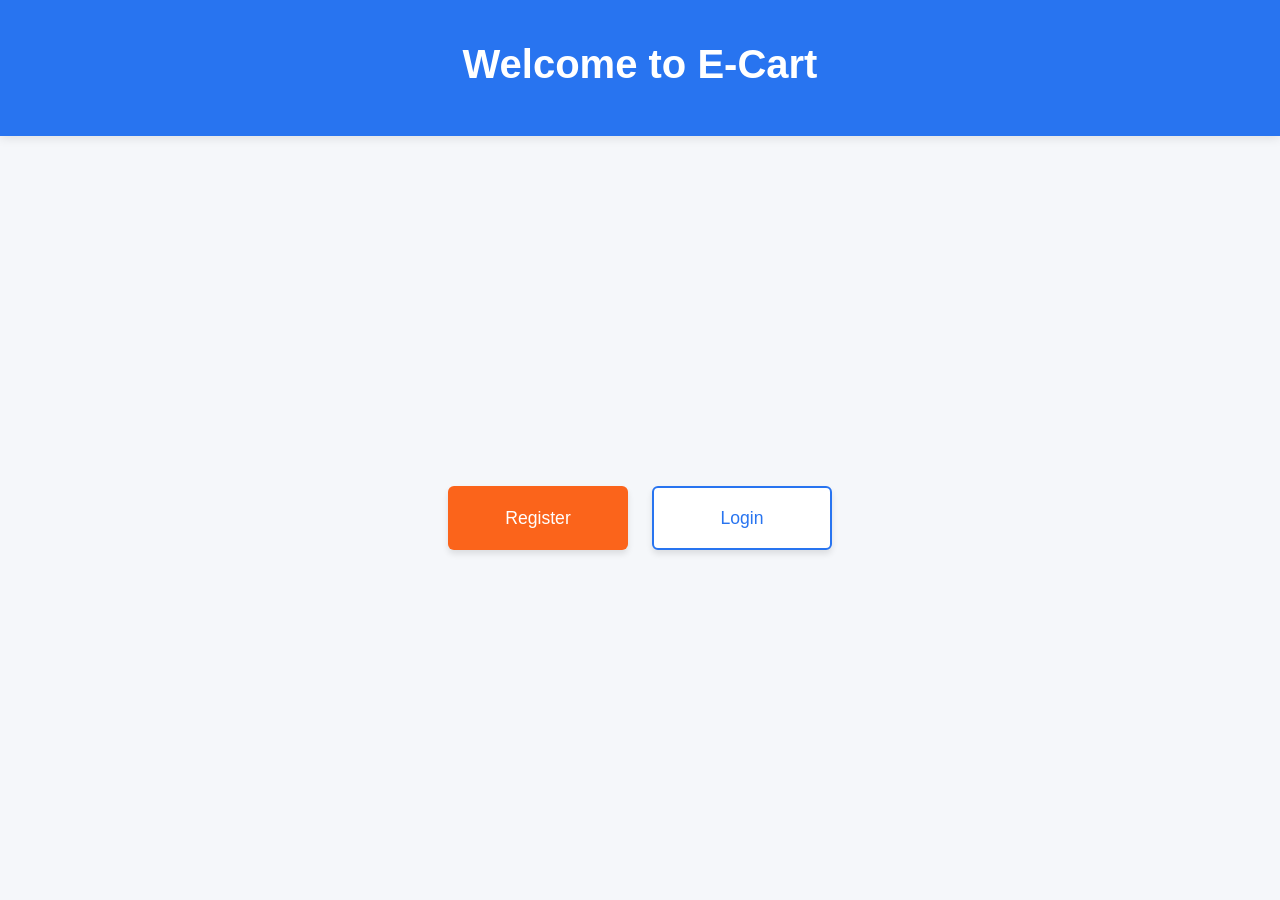
<file: UI/index.html>
<!DOCTYPE html>
<html lang="en">
<head>
    <meta charset="UTF-8">
    <meta name="viewport" content="width=device-width, initial-scale=1.0">
    <title>E-Cart - Welcome</title>
    <style>
        /* Base Styles */
        * {
            margin: 0;
            padding: 0;
            box-sizing: border-box;
            font-family: 'Segoe UI', Roboto, Oxygen, Ubuntu, Cantarell, sans-serif;
        }
        
        body {
            background-color: #f5f7fa;
            color: #333;
            line-height: 1.6;
            display: flex;
            flex-direction: column;
            min-height: 100vh;
        }
        
        /* Header Styles */
        header {
            background-color: #2874f0;
            color: white;
            padding: 2rem 1rem;
            text-align: center;
            box-shadow: 0 2px 10px rgba(0, 0, 0, 0.1);
        }
        
        h1 {
            font-size: 2.5rem;
            font-weight: 600;
            margin-bottom: 0.5rem;
        }
        
        /* Main Content */
        main {
            flex: 1;
            display: flex;
            justify-content: center;
            align-items: center;
            padding: 2rem;
        }
        
        .auth-buttons {
            display: flex;
            gap: 1.5rem;
            flex-wrap: wrap;
            justify-content: center;
        }
        
        /* Button Styles */
        .btn {
            display: inline-flex;
            align-items: center;
            justify-content: center;
            padding: 1rem 2rem;
            border-radius: 6px;
            font-size: 1.1rem;
            font-weight: 500;
            text-decoration: none;
            transition: all 0.3s ease;
            min-width: 180px;
            box-shadow: 0 4px 6px rgba(0, 0, 0, 0.1);
        }
        
        .btn:hover {
            transform: translateY(-2px);
            box-shadow: 0 6px 12px rgba(0, 0, 0, 0.15);
        }
        
        .btn:active {
            transform: translateY(0);
        }
        
        /* Register Button */
        a[href="register.html"] {
            background-color: #fb641b;
            color: white;
        }
        
        a[href="register.html"]:hover {
            background-color: #e55b17;
        }
        
        /* Login Button */
        a[href="login.html"] {
            background-color: white;
            color: #2874f0;
            border: 2px solid #2874f0;
        }
        
        a[href="login.html"]:hover {
            background-color: #f0f5ff;
        }
        
        /* Responsive Design */
        @media (max-width: 600px) {
            h1 {
                font-size: 2rem;
            }
            
            .auth-buttons {
                flex-direction: column;
                gap: 1rem;
                width: 100%;
            }
            
            .btn {
                width: 100%;
                padding: 0.9rem;
            }
        }
        
        /* Animation */
        @keyframes fadeIn {
            from { opacity: 0; transform: translateY(20px); }
            to { opacity: 1; transform: translateY(0); }
        }
        
        .auth-buttons {
            animation: fadeIn 0.6s ease-out;
        }
    </style>
</head>
<body>
    <header>
        <h1>Welcome to E-Cart</h1>
    </header>
    <main>
        <div class="auth-buttons">
            <a href="register.html" class="btn">Register</a>
            <a href="login.html" class="btn">Login</a>
        </div>
    </main>
    <script src="js/auth.js"></script>
</body>
</html>
</file>
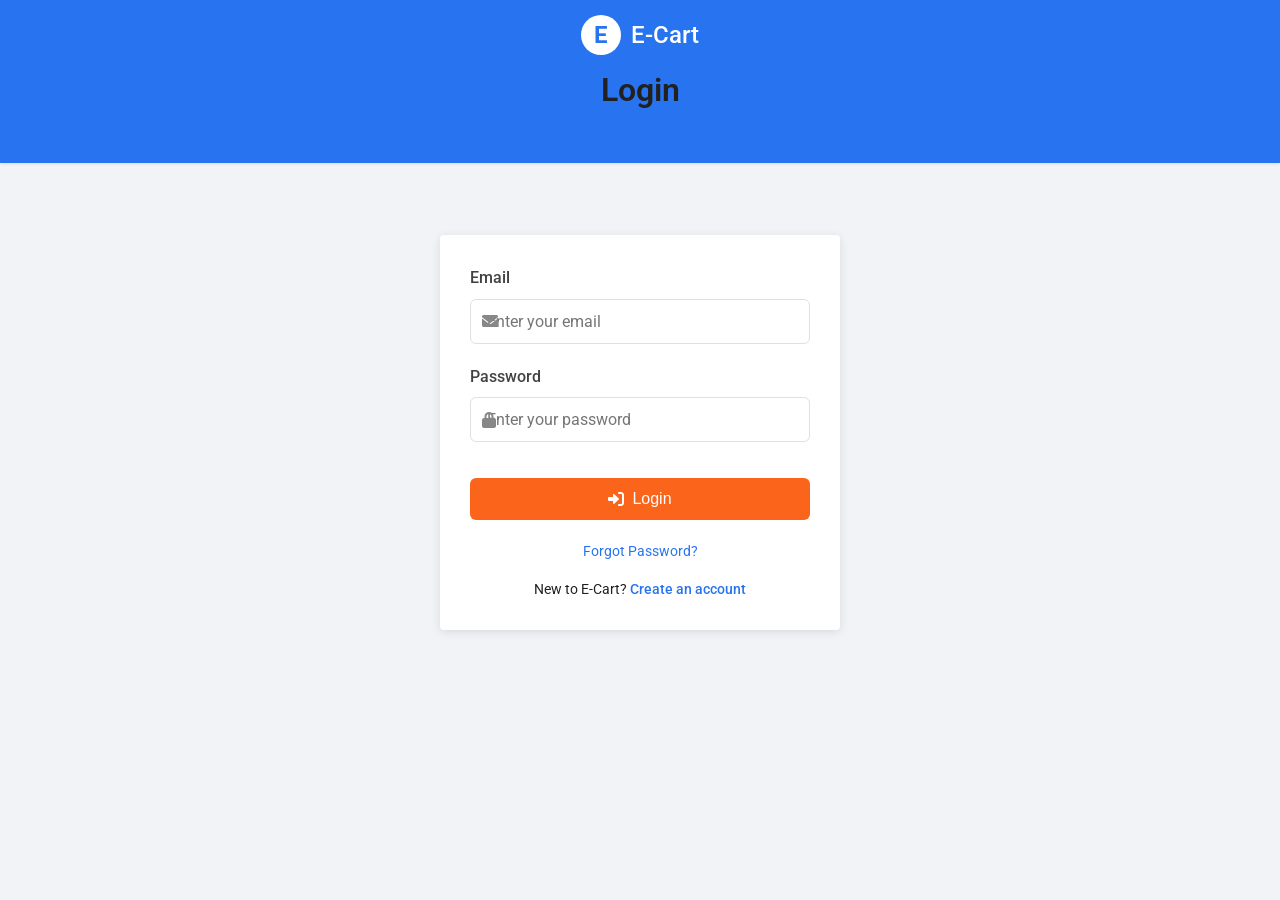
<file: UI/login.html>
<!DOCTYPE html>
<html lang="en">
<head>
    <meta charset="UTF-8">
    <meta name="viewport" content="width=device-width, initial-scale=1.0">
    <title>E-Cart - Login</title>
    <link rel="stylesheet" href="css/style.css">
    <link href="https://fonts.googleapis.com/css2?family=Roboto:wght@400;500;700&display=swap" rel="stylesheet">
    <link rel="stylesheet" href="https://cdnjs.cloudflare.com/ajax/libs/font-awesome/6.0.0-beta3/css/all.min.css">
</head>
<body>
    <div class="login-container">
        <header class="login-header">
            <div class="logo">
                <span class="logo-icon">E</span>
                <span class="logo-text">E-Cart</span>
            </div>
            <h1>Login</h1>
        </header>
        
        <main class="login-main">
            <div class="login-card">
                <form id="loginForm" class="login-form">
                    <!-- Added error message container -->
                    <div id="loginError" class="error-message hidden"></div>
                    
                    <div class="form-group">
                        <label for="loginEmail">Email</label>
                        <div class="input-with-icon">
                            <i class="fas fa-envelope"></i>
                            <input type="email" id="loginEmail" placeholder="Enter your email" required>
                        </div>
                    </div>
                    
                    <div class="form-group">
                        <label for="loginPassword">Password</label>
                        <div class="input-with-icon">
                            <i class="fas fa-lock"></i>
                            <input type="password" id="loginPassword" placeholder="Enter your password" required>
                        </div>
                    </div>
                    
                    <div class="form-actions">
                        <button type="submit" class="btn btn-primary btn-block">
                            <i class="fas fa-sign-in-alt"></i> Login
                        </button>
                    </div>
                    
                    <div class="form-footer">
                        <a href="#" class="forgot-password">Forgot Password?</a>
                        <p>New to E-Cart? <a href="register.html" class="register-link">Create an account</a></p>
                    </div>
                </form>
            </div>
        </main>
    </div>
    
    <script src="js/auth.js"></script>
</body>
</html>
</file>
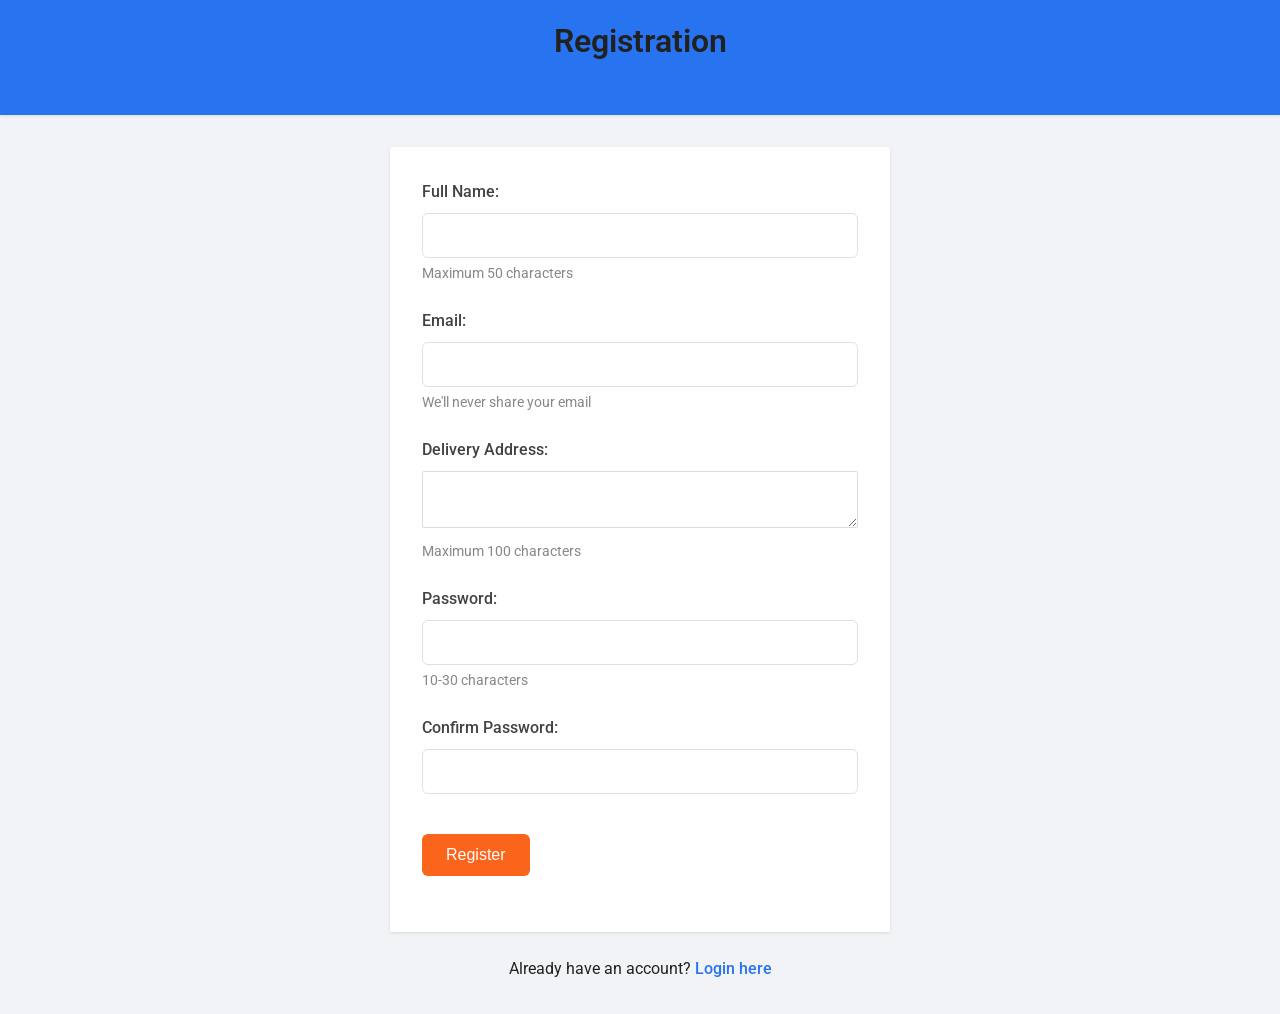
<file: UI/register.html>
<!DOCTYPE html>
<html lang="en">
<head>
    <meta charset="UTF-8">
    <meta name="viewport" content="width=device-width, initial-scale=1.0">
    <title>E-Cart - Registration</title>
    <link rel="stylesheet" href="css/style.css">
    <link href="https://fonts.googleapis.com/css2?family=Roboto:wght@400;500;700&display=swap" rel="stylesheet">
</head>
<body>
    <header>
        <h1>Registration</h1>
    </header>
    <main>
        <form id="registrationForm">
            <div class="form-group">
                <label for="name">Full Name:</label>
                <input type="text" id="name" maxlength="50" required>
                <small class="form-text">Maximum 50 characters</small>
            </div>
            <div class="form-group">
                <label for="email">Email:</label>
                <input type="email" id="email" required>
                <small class="form-text">We'll never share your email</small>
            </div>
            <div class="form-group">
                <label for="address">Delivery Address:</label>
                <textarea id="address" maxlength="100" required></textarea>
                <small class="form-text">Maximum 100 characters</small>
            </div>
            <div class="form-group">
                <label for="password">Password:</label>
                <input type="password" id="password" minlength="10" maxlength="30" required  >
                
                <small class="form-text">10-30 characters</small>
            </div>
            <div class="form-group">
                <label for="confirmPassword">Confirm Password:</label>
                <input type="password" id="confirmPassword" required>
            </div>
            <div class="form-group">
                <button type="submit" class="btn btn-primary" id="registerBtn">Register</button>
            </div>
        </form>
        <div class="login-link">
            <p>Already have an account? <a href="login.html" class="text-link">Login here</a></p>
        </div>
        <div id="acknowledgment" class="hidden">
            <div class="success-card">
                <h2>🎉 Registration Successful!</h2>
                <div class="success-details">
                    <p><strong>Customer ID:</strong> <span id="customerId"></span></p>
                    <p><strong>Name:</strong> <span id="customerName"></span></p>
                    <p><strong>Email:</strong> <span id="customerEmail"></span></p>
                </div>
                <a href="login.html" class="btn btn-success">Proceed to Login</a>
            </div>
        </div>
    </main>
    <script src="js/auth.js"></script>
</body>
</html>
</file>
<file: UI/css/style.css>
:root {
    --primary: #2874F0;
    --accent: #FFD700;
    --text-primary: #212121;
    --text-secondary: #878787;
    --price-green: #388E3C;
    --price-red: #F44336;
    --white: #FFFFFF;
    --light-gray: #F1F3F6;
}

* {
    margin: 0;
    padding: 0;
    box-sizing: border-box;
}

body {
    font-family: 'Roboto', sans-serif;
    color: var(--text-primary);
    background-color: var(--light-gray);
    line-height: 1.6;
}

/* Header Styles */
header {
    background-color: var(--primary);
    color: var(--white);
    padding: 1rem 2rem;
    position: sticky;
    top: 0;
    z-index: 100;
    box-shadow: 0 1px 3px rgba(0, 0, 0, 0.1);
}

nav ul {
    list-style-type: none;
    display: flex;
    align-items: center;
    gap: 1.5rem;
}

nav ul li a {
    color: var(--white);
    text-decoration: none;
    font-weight: 500;
    padding: 0.5rem 1rem;
    border-radius: 2px;
    transition: background-color 0.3s;
}

nav ul li a:hover {
    background-color: rgba(255, 255, 255, 0.2);
}

.profile {
    margin-left: auto;
    display: flex;
    align-items: center;
    gap: 0.5rem;
}

.profile-icon {
    width: 30px;
    height: 30px;
    border-radius: 50%;
    object-fit: cover;
}

/* Main Content */
main {
    padding: 2rem;
    max-width: 1200px;
    margin: 0 auto;
}

/* Address Section Styling */
.address-section {
  background-color: #ffffff;
  border-radius: 8px;
  box-shadow: 0 2px 8px rgba(0, 0, 0, 0.08);
  padding: 20px;
  margin-bottom: 24px;
  border: 1px solid #e0e0e0;
}

.address-section h2 {
  font-size: 1.25rem;
  color: #212121;
  margin-bottom: 16px;
  font-weight: 500;
  display: flex;
  align-items: center;
  gap: 8px;
}

.address-section h2::before {
  content: "";
  display: inline-block;
  width: 20px;
  height: 20px;
  background-image: url('data:image/svg+xml;utf8,<svg xmlns="http://www.w3.org/2000/svg" viewBox="0 0 24 24" fill="%232874f0"><path d="M12 2C8.13 2 5 5.13 5 9c0 5.25 7 13 7 13s7-7.75 7-13c0-3.87-3.13-7-7-7zm0 9.5c-1.38 0-2.5-1.12-2.5-2.5s1.12-2.5 2.5-2.5 2.5 1.12 2.5 2.5-1.12 2.5-2.5 2.5z"/></svg>');
  background-size: contain;
}

#customerAddress {
  font-size: 1rem;
  color: #424242;
  line-height: 1.6;
  padding: 12px;
  background-color: #f9f9f9;
  border-radius: 4px;
  margin-bottom: 16px;
  border-left: 3px solid #2874f0;
}

/* Edit Address Button */
#editAddress {
  background-color: #ffffff;
  color: #2874f0;
  border: 1px solid #2874f0;
  padding: 10px 20px;
  border-radius: 4px;
  font-weight: 500;
  font-size: 0.9375rem;
  cursor: pointer;
  transition: all 0.2s ease;
  display: inline-flex;
  align-items: center;
  gap: 8px;
}

#editAddress:hover {
  background-color: #f0f5ff;
  box-shadow: 0 2px 4px rgba(40, 116, 240, 0.2);
}

#editAddress:active {
  background-color: #e0ebff;
}

#editAddress::before {
  content: "";
  display: inline-block;
  width: 16px;
  height: 16px;
  background-image: url('data:image/svg+xml;utf8,<svg xmlns="http://www.w3.org/2000/svg" viewBox="0 0 24 24" fill="%232874f0"><path d="M3 17.25V21h3.75L17.81 9.94l-3.75-3.75L3 17.25zM20.71 7.04c.39-.39.39-1.02 0-1.41l-2.34-2.34c-.39-.39-1.02-.39-1.41 0l-1.83 1.83 3.75 3.75 1.83-1.83z"/></svg>');
  background-size: contain;
}

/* Proceed to Payment Button */
#proceedToPayment {
  background-color: #fb641b;
  color: #ffffff;
  width: 100%;
  max-width: 400px;
  padding: 14px 20px;
  border-radius: 4px;
  font-weight: 500;
  font-size: 1rem;
  cursor: pointer;
  transition: all 0.2s ease;
  border: none;
  display: block;
  margin: 0 auto;
  box-shadow: 0 2px 4px rgba(0, 0, 0, 0.1);
  text-transform: uppercase;
  letter-spacing: 0.5px;
  display: flex;
  align-items: center;
  justify-content: center;
  gap: 10px;
}

#proceedToPayment:hover {
  background-color: #e55b17;
  box-shadow: 0 4px 8px rgba(251, 100, 27, 0.3);
}

#proceedToPayment:active {
  transform: translateY(1px);
}

#proceedToPayment::before {
  content: "";
  display: inline-block;
  width: 18px;
  height: 18px;
  background-image: url('data:image/svg+xml;utf8,<svg xmlns="http://www.w3.org/2000/svg" viewBox="0 0 24 24" fill="%23ffffff"><path d="M20 4H4c-1.11 0-1.99.89-1.99 2L2 18c0 1.11.89 2 2 2h16c1.11 0 2-.89 2-2V6c0-1.11-.89-2-2-2zm0 14H4v-6h16v6zm0-10H4V6h16v2z"/></svg>');
  background-size: contain;
}
/* Order Actions Container */
.order-actions {
    display: flex;
    flex-wrap: wrap;
    gap: 12px;
    margin-top: 20px;
    justify-content: flex-start;
}

/* Base Button Styles */
.order-actions .btn {
    padding: 10px 16px;
    border-radius: 4px;
    font-size: 14px;
    font-weight: 500;
    cursor: pointer;
    transition: all 0.2s ease;
    border: none;
    display: inline-flex;
    align-items: center;
    gap: 8px;
    min-width: 120px;
    justify-content: center;
}

/* Button Icons */
.order-actions .btn::before {
    content: "";
    display: inline-block;
    width: 16px;
    height: 16px;
    background-size: contain;
    background-repeat: no-repeat;
}

/* Danger Button (Cancel Order) */
.btn-danger {
    background-color: #ff4444;
    color: white;
}

.btn-danger:hover {
    background-color: #cc0000;
    box-shadow: 0 2px 4px rgba(255, 68, 68, 0.3);
}

.btn-danger::before {
    background-image: url('data:image/svg+xml;utf8,<svg xmlns="http://www.w3.org/2000/svg" viewBox="0 0 24 24" fill="white"><path d="M19 6.41L17.59 5 12 10.59 6.41 5 5 6.41 10.59 12 5 17.59 6.41 19 12 13.41 17.59 19 19 17.59 13.41 12z"/></svg>');
}

/* Secondary Button (Update Address) */
.btn-secondary {
    background-color: #ffffff;
    color: #2874f0;
    border: 1px solid #2874f0;
}

.btn-secondary:hover {
    background-color: #f0f5ff;
    box-shadow: 0 2px 4px rgba(40, 116, 240, 0.2);
}

.btn-secondary::before {
    background-image: url('data:image/svg+xml;utf8,<svg xmlns="http://www.w3.org/2000/svg" viewBox="0 0 24 24" fill="%232874f0"><path d="M12 2C8.13 2 5 5.13 5 9c0 5.25 7 13 7 13s7-7.75 7-13c0-3.87-3.13-7-7-7zm0 9.5c-1.38 0-2.5-1.12-2.5-2.5s1.12-2.5 2.5-2.5 2.5 1.12 2.5 2.5-1.12 2.5-2.5 2.5z"/></svg>');
}

/* Warning Button (Return Order) */
.btn-warning {
    background-color: #ffbb33;
    color: #212121;
}

.btn-warning:hover {
    background-color: #ff8800;
    box-shadow: 0 2px 4px rgba(255, 187, 51, 0.3);
}

.btn-warning::before {
    background-image: url('data:image/svg+xml;utf8,<svg xmlns="http://www.w3.org/2000/svg" viewBox="0 0 24 24" fill="%23212121"><path d="M16.01 11H4v2h12.01v3L20 12l-3.99-4z"/></svg>');
}

/* Success Button (Leave Feedback) */
.btn-success {
    background-color: #00C851;
    color: white;
}

.btn-success:hover {
    background-color: #007E33;
    box-shadow: 0 2px 4px rgba(0, 200, 81, 0.3);
}

.btn-success::before {
    background-image: url('data:image/svg+xml;utf8,<svg xmlns="http://www.w3.org/2000/svg" viewBox="0 0 24 24" fill="white"><path d="M12 2C6.48 2 2 6.48 2 12s4.48 10 10 10 10-4.48 10-10S17.52 2 12 2zm-2 15l-5-5 1.41-1.41L10 14.17l7.59-7.59L19 8l-9 9z"/></svg>');
}


/* Registration Page Specific Styles */
#registrationForm {
    max-width: 500px;
    margin: 0 auto;
    background-color: var(--white);
    padding: 2rem;
    border-radius: 2px;
    box-shadow: 0 1px 3px rgba(0, 0, 0, 0.1);
}

.form-text {
    display: block;
    margin-top: 0.25rem;
    font-size: 0.875rem;
    color: var(--text-secondary);
}

.login-link {
    text-align: center;
    margin-top: 1.5rem;
}

.text-link {
    color: var(--primary);
    text-decoration: none;
    font-weight: 500;
}

.text-link:hover {
    text-decoration: underline;
}
/* Login Page Specific Styles */
.login-container {
    max-width: 100%;
    min-height: 100vh;
    background-color: #f1f3f6;
    font-family: 'Roboto', sans-serif;
}

.login-header {
    background-color: #2874f0;
    color: white;
    padding: 15px 0;
    text-align: center;
    box-shadow: 0 1px 3px rgba(0, 0, 0, 0.1);
}

.logo {
    display: flex;
    align-items: center;
    justify-content: center;
    margin-bottom: 10px;
}

.logo-icon {
    background-color: white;
    color: #2874f0;
    font-weight: bold;
    font-size: 24px;
    width: 40px;
    height: 40px;
    border-radius: 50%;
    display: flex;
    align-items: center;
    justify-content: center;
    margin-right: 10px;
}

.logo-text {
    font-size: 24px;
    font-weight: 500;
}

.login-main {
    display: flex;
    justify-content: center;
    padding: 40px 20px;
}

.login-card {
    background-color: white;
    border-radius: 4px;
    box-shadow: 0 2px 10px rgba(0, 0, 0, 0.1);
    width: 100%;
    max-width: 400px;
    padding: 30px;
}

.login-form .form-group {
    margin-bottom: 20px;
}

.login-form label {
    display: block;
    margin-bottom: 8px;
    font-weight: 500;
    color: #212121;
}

.input-with-icon {
    position: relative;
}

.input-with-icon i {
    position: absolute;
    left: 12px; /* Adjust icon position */
    top: 50%;
    transform: translateY(-50%);
    color: #878787;
    font-size: 16px; /* Ensure consistent icon size */
}

.login-form input {
    width: 100%;
    padding: 12px 15px 12px 40px; /* Left padding creates space for icon + gap */
    border: 1px solid #e0e0e0;
    border-radius: 2px;
    font-size: 14px;
    transition: border-color 0.3s;
}

.login-form input:focus {
    outline: none;
    border-color: #2874f0;
    box-shadow: 0 0 0 2px rgba(40, 116, 240, 0.2);
}

.btn-block {
    display: block;
    width: 100%;
}

.btn-primary {
    background-color: #fb641b;
    color: white;
    border: none;
    padding: 12px;
    font-size: 16px;
    font-weight: 500;
    border-radius: 2px;
    cursor: pointer;
    transition: background-color 0.3s;
}

.btn-primary:hover {
    background-color: #e55b16;
}

.form-footer {
    margin-top: 20px;
    text-align: center;
    font-size: 14px;
}

.forgot-password {
    color: #2874f0;
    text-decoration: none;
    display: block;
    margin-bottom: 15px;
}

.register-link {
    color: #2874f0;
    font-weight: 500;
    text-decoration: none;
}

/* Responsive Design */
@media (max-width: 768px) {
    .login-card {
        padding: 20px;
    }
    
    .login-form input {
        padding: 10px 15px 10px 40px;
    }
}

/* Success Message */
#acknowledgment.hidden {
    display: none;
}

.success-card {
    max-width: 500px;
    margin: 0 auto;
    background-color: var(--white);
    padding: 2rem;
    border-radius: 2px;
    box-shadow: 0 1px 3px rgba(0, 0, 0, 0.1);
    text-align: center;
}

.success-card h2 {
    color: var(--price-green);
    margin-bottom: 1.5rem;
}

.success-details {
    text-align: left;
    margin-bottom: 2rem;
    background-color: var(--light-gray);
    padding: 1rem;
    border-radius: 2px;
}

.success-details p {
    margin-bottom: 0.5rem;
}

/* Error Messages */
.error-message {
    color: var(--price-red);
    font-size: 0.875rem;
    margin-top: 0.25rem;
    display: none;
}

.input-error {
    border-color: var(--price-red) !important;
}
/* Cart Items */
.cart-item {
    display: flex;
    justify-content: space-between;
    align-items: center;
    padding: 1rem;
    background-color: var(--white);
    border-radius: 2px;
    margin-bottom: 1rem;
    box-shadow: 0 1px 3px rgba(0, 0, 0, 0.1);
}

.item-info {
    flex: 1;
}

.item-info h3 {
    font-size: 16px;
    margin-bottom: 0.5rem;
}

.item-price {
    color: var(--text-primary);
    font-weight: 500;
}

.quantity-controls {
    display: flex;
    align-items: center;
    margin: 0 1rem;
}

.quantity-controls button {
    width: 30px;
    height: 30px;
    border-radius: 2px;
    border: 1px solid #ddd;
    background-color: var(--white);
    font-weight: bold;
    cursor: pointer;
    display: flex;
    align-items: center;
    justify-content: center;
}

.quantity-controls span {
    margin: 0 1rem;
    font-weight: 500;
    min-width: 20px;
    text-align: center;
}

.item-total {
    font-weight: 700;
    min-width: 80px;
    text-align: right;
}

.remove-item {
    margin-left: 1rem;
    background-color: transparent;
    color: var(--price-red);
    border: none;
    cursor: pointer;
}

/* Order Tables */
.order-table {
    width: 100%;
    border-collapse: collapse;
    margin-top: 1rem;
    background-color: var(--white);
    box-shadow: 0 1px 3px rgba(0, 0, 0, 0.1);
}

.order-table th {
    background-color: var(--primary);
    color: var(--white);
    padding: 1rem;
    text-align: left;
    font-weight: 500;
}

.order-table td {
    padding: 1rem;
    border-bottom: 1px solid #eee;
}

.order-table tr:last-child td {
    border-bottom: none;
}

.order-status {
    display: inline-block;
    padding: 0.25rem 0.5rem;
    border-radius: 2px;
    font-size: 12px;
    font-weight: 500;
}

.status-confirmed {
    background-color: #E3F2FD;
    color: #1976D2;
}

.status-transit {
    background-color: #FFF8E1;
    color: #FFA000;
}

.status-delivered {
    background-color: #E8F5E9;
    color: #388E3C;
}

.status-cancelled {
    background-color: #FFEBEE;
    color: #D32F2F;
}

/* Forms */
.form-group {
    margin-bottom: 1.5rem;
}

.form-group label {
    display: block;
    margin-bottom: 0.5rem;
    font-weight: 500;
}

.form-group input,
.form-group select,
.form-group textarea {
    width: 100%;
    padding: 0.8rem;
    border: 1px solid #ddd;
    border-radius: 2px;
    font-family: 'Roboto', sans-serif;
}

.form-group input:focus,
.form-group select:focus,
.form-group textarea:focus {
    outline: none;
    border-color: var(--primary);
}

/* Search */
.mainclass {
    padding: 20px;
    max-width: 1200px;
    margin: 0 auto;
}

h1 {
    font-size: 24px;
    margin-bottom: 20px;
    color: #212121;
}

.search {
    margin-bottom: 20px;
}

#categoryFilter {
    padding: 8px 12px;
    border: 1px solid #e0e0e0;
    border-radius: 4px;
    font-size: 14px;
}

.products {
    display: grid;
    grid-template-columns: repeat(3, 1fr);
    gap: 3px; /* Only 2px gap between products */
    width: 100%;
    padding: 0;
    margin: 0;
}

.product-card {
    background-color: #ffffff;
    border: 1px solid #f0f0f0;
    transition: all 0.2s ease;
    display: flex;
    flex-direction: column;
    height: 100%;
}

.product-card:hover {
    box-shadow: 0 2px 8px rgba(0,0,0,0.1);
    transform: translateY(-2px);
}

.product-image {
    width: 100%;
    height: 180px;
    object-fit: contain;
    padding: 10px;
    background: #f9f9f9;
}

.product-info {
    padding: 12px;
}

.product-title {
    font-size: 14px;
    margin-bottom: 8px;
    white-space: nowrap;
    overflow: hidden;
    text-overflow: ellipsis;
}

.product-price {
    font-weight: bold;
    font-size: 16px;
    color: #212121;
    margin-bottom: 8px;
}

.product-price del {
    color: #878787;
    font-size: 14px;
    margin-left: 6px;
}

.product-price span {
    color: #388e3c;
    font-size: 14px;
    margin-left: 6px;
}


/* Profile Page Styles */
main {
    max-width: 800px;
    margin: 2rem auto;
    padding: 0 1.5rem;
    font-family: 'Segoe UI', Roboto, sans-serif;
}

h1 {
    font-size: 2rem;
    color: #212121;
    margin-bottom: 1.5rem;
    text-align: center;
    font-weight: 600;
    position: relative;
    padding-bottom: 0.5rem;
}

h1::after {
    content: '';
    position: absolute;
    bottom: 0;
    left: 50%;
    transform: translateX(-50%);
    width: 80px;
    height: 3px;
    background: #2874f0;
    border-radius: 3px;
}

/* Profile Details Section */
.profile-details {
    background: #ffffff;
    border-radius: 10px;
    box-shadow: 0 4px 12px rgba(0, 0, 0, 0.08);
    padding: 2rem;
    margin-bottom: 2rem;
}

.profile-details p {
    font-size: 1.1rem;
    color: #424242;
    margin-bottom: 1.5rem;
    padding-bottom: 1rem;
    border-bottom: 1px solid #f0f0f0;
    display: flex;
    align-items: center;
}

.profile-details p:last-child {
    border-bottom: none;
    margin-bottom: 0;
    padding-bottom: 0;
}

.profile-details strong {
    color: #212121;
    min-width: 120px;
    display: inline-block;
    font-weight: 500;
}

/* Buttons */
.btn {
    padding: 0.75rem 1.5rem;
    border-radius: 6px;
    font-size: 1rem;
    font-weight: 500;
    cursor: pointer;
    transition: all 0.3s ease;
    border: none;
    display: inline-flex;
    align-items: center;
    justify-content: center;
    gap: 8px;
    margin-right: 1rem;
    margin-top: 1rem;
}

#updatePassword {
    background-color: #2874f0;
    color: white;
}

#updatePassword:hover {
    background-color: #1a66e0;
    box-shadow: 0 4px 8px rgba(40, 116, 240, 0.3);
}

#signout {
    background-color: #ffffff;
    color: #ff4444;
    border: 1px solid #ff4444;
}

#signout:hover {
    background-color: #ffeeee;
    box-shadow: 0 4px 8px rgba(255, 68, 68, 0.1);
}

/* Password Update Form */
#passwordUpdateForm {
    background: #ffffff;
    border-radius: 10px;
    box-shadow: 0 4px 12px rgba(0, 0, 0, 0.08);
    padding: 2rem;
    margin-top: 2rem;
    animation: fadeIn 0.4s ease;
}

@keyframes fadeIn {
    from { opacity: 0; transform: translateY(20px); }
    to { opacity: 1; transform: translateY(0); }
}

#passwordUpdateForm h2 {
    font-size: 1.5rem;
    color: #212121;
    margin-bottom: 1.5rem;
    font-weight: 500;
    display: flex;
    align-items: center;
    gap: 10px;
}

#passwordUpdateForm h2::before {
    content: '';
    display: inline-block;
    width: 24px;
    height: 24px;
    background-image: url('data:image/svg+xml;utf8,<svg xmlns="http://www.w3.org/2000/svg" viewBox="0 0 24 24" fill="%232874f0"><path d="M12 1L3 5v6c0 5.55 3.84 10.74 9 12 5.16-1.26 9-6.45 9-12V5l-9-4zm0 10.99h7c-.53 4.12-3.28 7.79-7 8.94V12H5V6.3l7-3.11V11.99z"/></svg>');
    background-size: contain;
}

.form-group {
    margin-bottom: 1.5rem;
}

.form-group label {
    display: block;
    font-size: 1rem;
    color: #424242;
    margin-bottom: 0.5rem;
    font-weight: 500;
}

.form-group input {
    width: 100%;
    padding: 0.75rem 1rem;
    border: 1px solid #e0e0e0;
    border-radius: 6px;
    font-size: 1rem;
    transition: all 0.3s ease;
}

.form-group input:focus {
    outline: none;
    border-color: #2874f0;
    box-shadow: 0 0 0 3px rgba(40, 116, 240, 0.2);
}

#submitPasswordUpdate {
    background-color: #00C851;
    color: white;
}

#submitPasswordUpdate:hover {
    background-color: #007E33;
    box-shadow: 0 4px 8px rgba(0, 200, 81, 0.3);
}

#cancelPasswordUpdate {
    background-color: #ffffff;
    color: #616161;
    border: 1px solid #e0e0e0;
}

#cancelPasswordUpdate:hover {
    background-color: #f5f5f5;
    box-shadow: 0 4px 8px rgba(0, 0, 0, 0.1);
}

/* Utility Classes */
.hidden {
    display: none;
}
</file>
